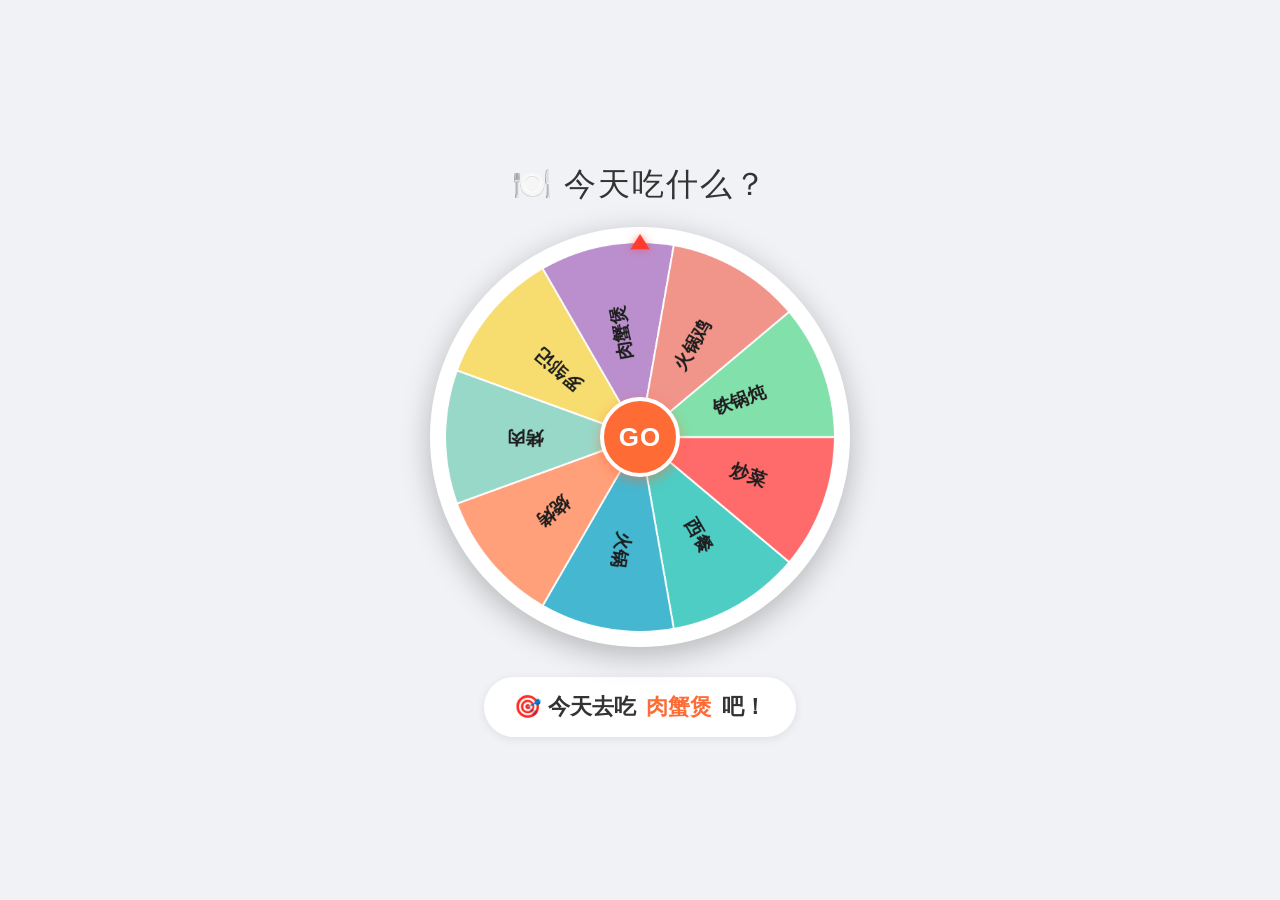
<file: deepseek_html_20260905_ff6e71.html>
<!DOCTYPE html>
<html lang="zh">
<head>
    <meta charset="UTF-8" />
    <meta name="viewport" content="width=device-width, initial-scale=1.0" />
    <title>吃饭选择转盘</title>
    <style>
        * {
            margin: 0;
            padding: 0;
            box-sizing: border-box;
            user-select: none;
        }
        body {
            display: flex;
            justify-content: center;
            align-items: center;
            min-height: 100vh;
            background: #f0f2f5;
            font-family: 'Segoe UI', Roboto, sans-serif;
        }
        .container {
            display: flex;
            flex-direction: column;
            align-items: center;
        }
        h1 {
            margin-bottom: 20px;
            color: #333;
            font-weight: 500;
            letter-spacing: 2px;
        }
        .wheel-wrapper {
            position: relative;
            width: 420px;
            height: 420px;
        }
        canvas {
            width: 100%;
            height: 100%;
            border-radius: 50%;
            box-shadow: 0 8px 30px rgba(0, 0, 0, 0.25);
            background: #fff;
            display: block;
        }
        .btn-center {
            position: absolute;
            top: 50%;
            left: 50%;
            transform: translate(-50%, -50%);
            width: 80px;
            height: 80px;
            border-radius: 50%;
            border: 4px solid #ffffff;
            background: #ff6b35;
            color: #fff;
            font-size: 26px;
            font-weight: 700;
            cursor: pointer;
            box-shadow: 0 4px 12px rgba(255, 107, 53, 0.5);
            transition: all 0.15s;
            letter-spacing: 1px;
            display: flex;
            justify-content: center;
            align-items: center;
        }
        .btn-center:hover {
            background: #e85a2a;
            transform: translate(-50%, -50%) scale(1.05);
            box-shadow: 0 6px 18px rgba(255, 107, 53, 0.6);
        }
        .btn-center:active {
            transform: translate(-50%, -50%) scale(0.95);
        }
        .result-box {
            margin-top: 30px;
            padding: 12px 30px;
            background: #ffffff;
            border-radius: 40px;
            box-shadow: 0 2px 10px rgba(0, 0, 0, 0.08);
            font-size: 22px;
            font-weight: 600;
            color: #333;
            min-height: 60px;
            display: flex;
            align-items: center;
            justify-content: center;
            gap: 10px;
            transition: all 0.3s;
        }
        .result-box span {
            color: #ff6b35;
        }
        @media (max-width: 500px) {
            .wheel-wrapper {
                width: 320px;
                height: 320px;
            }
            .btn-center {
                width: 64px;
                height: 64px;
                font-size: 20px;
            }
            .result-box {
                font-size: 18px;
                padding: 10px 20px;
            }
        }
    </style>
</head>
<body>
<div class="container">
    <h1>🍽️ 今天吃什么？</h1>
    <div class="wheel-wrapper">
        <canvas id="wheelCanvas" width="600" height="600"></canvas>
        <button class="btn-center" id="spinBtn">GO</button>
    </div>
    <div class="result-box" id="resultDisplay">
        👆 点中间转一下
    </div>
</div>
<script>
    (function() {
        const canvas = document.getElementById('wheelCanvas');
        const ctx = canvas.getContext('2d');
        const spinBtn = document.getElementById('spinBtn');
        const resultDisplay = document.getElementById('resultDisplay');

        // 更新后的选项列表（共 9 项）
        const items = [
            '炒菜', '西餐', '火锅', '烧烤', '烤肉',
            '罗邹记', '肉蟹煲', '火锅鸡', '铁锅炖'
        ];

        // 颜色（取9种明亮色）
        const colors = [
            '#FF6B6B', '#4ECDC4', '#45B7D1', '#FFA07A', '#98D8C8',
            '#F7DC6F', '#BB8FCE', '#F1948A', '#82E0AA'
        ];

        const segmentCount = items.length;
        const arcSize = (2 * Math.PI) / segmentCount;

        let currentAngle = 0;
        let spinning = false;

        function drawWheel(rotation) {
            ctx.clearRect(0, 0, 600, 600);
            ctx.save();
            ctx.translate(300, 300);
            ctx.rotate(rotation);

            for (let i = 0; i < segmentCount; i++) {
                const startAngle = i * arcSize;
                const endAngle = startAngle + arcSize;

                ctx.beginPath();
                ctx.moveTo(0, 0);
                ctx.arc(0, 0, 280, startAngle, endAngle);
                ctx.closePath();
                ctx.fillStyle = colors[i % colors.length];
                ctx.fill();
                ctx.strokeStyle = '#ffffff';
                ctx.lineWidth = 2.5;
                ctx.stroke();

                ctx.save();
                ctx.rotate(startAngle + arcSize / 2);
                ctx.textAlign = 'right';
                ctx.textBaseline = 'middle';
                ctx.fillStyle = '#1e1e1e';
                ctx.font = 'bold 26px "PingFang SC", "Microsoft YaHei", sans-serif';
                const textRadius = 190;
                ctx.fillText(items[i], textRadius, 0);
                ctx.restore();
            }

            ctx.beginPath();
            ctx.arc(0, 0, 40, 0, 2 * Math.PI);
            ctx.fillStyle = '#ffffff';
            ctx.shadowColor = 'rgba(0,0,0,0.1)';
            ctx.shadowBlur = 10;
            ctx.fill();
            ctx.shadowBlur = 0;

            ctx.restore();

            ctx.save();
            ctx.beginPath();
            ctx.arc(300, 300, 280, 0, 2 * Math.PI);
            ctx.strokeStyle = '#ffffff';
            ctx.lineWidth = 6;
            ctx.stroke();
            ctx.restore();
        }

        function drawPointer() {
            ctx.save();
            ctx.translate(300, 20);
            ctx.beginPath();
            ctx.moveTo(0, -10);
            ctx.lineTo(-14, 12);
            ctx.lineTo(14, 12);
            ctx.closePath();
            ctx.fillStyle = '#ff3b30';
            ctx.shadowColor = 'rgba(255,59,48,0.5)';
            ctx.shadowBlur = 12;
            ctx.fill();
            ctx.shadowBlur = 0;
            ctx.restore();
        }

        function getCurrentItem(rotation) {
            const pointerAngle = -Math.PI / 2;
            let raw = (pointerAngle - rotation) % (2 * Math.PI);
            if (raw < 0) raw += 2 * Math.PI;
            const idx = Math.floor(raw / arcSize);
            return idx % segmentCount;
        }

        function updateResult(rotation) {
            const idx = getCurrentItem(rotation);
            resultDisplay.innerHTML = `🎯 今天去吃 <span>${items[idx]}</span> 吧！`;
        }

        drawWheel(currentAngle);
        drawPointer();
        updateResult(currentAngle);

        function spinWheel() {
            if (spinning) return;
            spinning = true;
            spinBtn.disabled = true;
            resultDisplay.innerHTML = '🌀 转起来...';

            const extraSpins = 5 + Math.random() * 4;
            const targetAngle = currentAngle + extraSpins * 2 * Math.PI + Math.random() * 2 * Math.PI;

            const startAngle = currentAngle;
            const totalRotation = targetAngle - startAngle;
            const duration = 4000 + Math.random() * 2000;
            const startTime = performance.now();

            function animate(now) {
                const elapsed = now - startTime;
                const progress = Math.min(elapsed / duration, 1);
                const eased = 1 - Math.pow(1 - progress, 4);
                const currentRot = startAngle + totalRotation * eased;

                drawWheel(currentRot);
                drawPointer();

                if (progress < 1) {
                    requestAnimationFrame(animate);
                } else {
                    currentAngle = currentRot;
                    spinning = false;
                    spinBtn.disabled = false;
                    updateResult(currentAngle);
                }
            }
            requestAnimationFrame(animate);
        }

        spinBtn.addEventListener('click', spinWheel);
        window.addEventListener('resize', () => {
            drawWheel(currentAngle);
            drawPointer();
        });
        document.addEventListener('keydown', (e) => {
            if (e.key === ' ' || e.key === 'Space') {
                e.preventDefault();
                spinWheel();
            }
        });
        resultDisplay.addEventListener('click', spinWheel);
    })();
</script>
</body>
</html>
</file>
